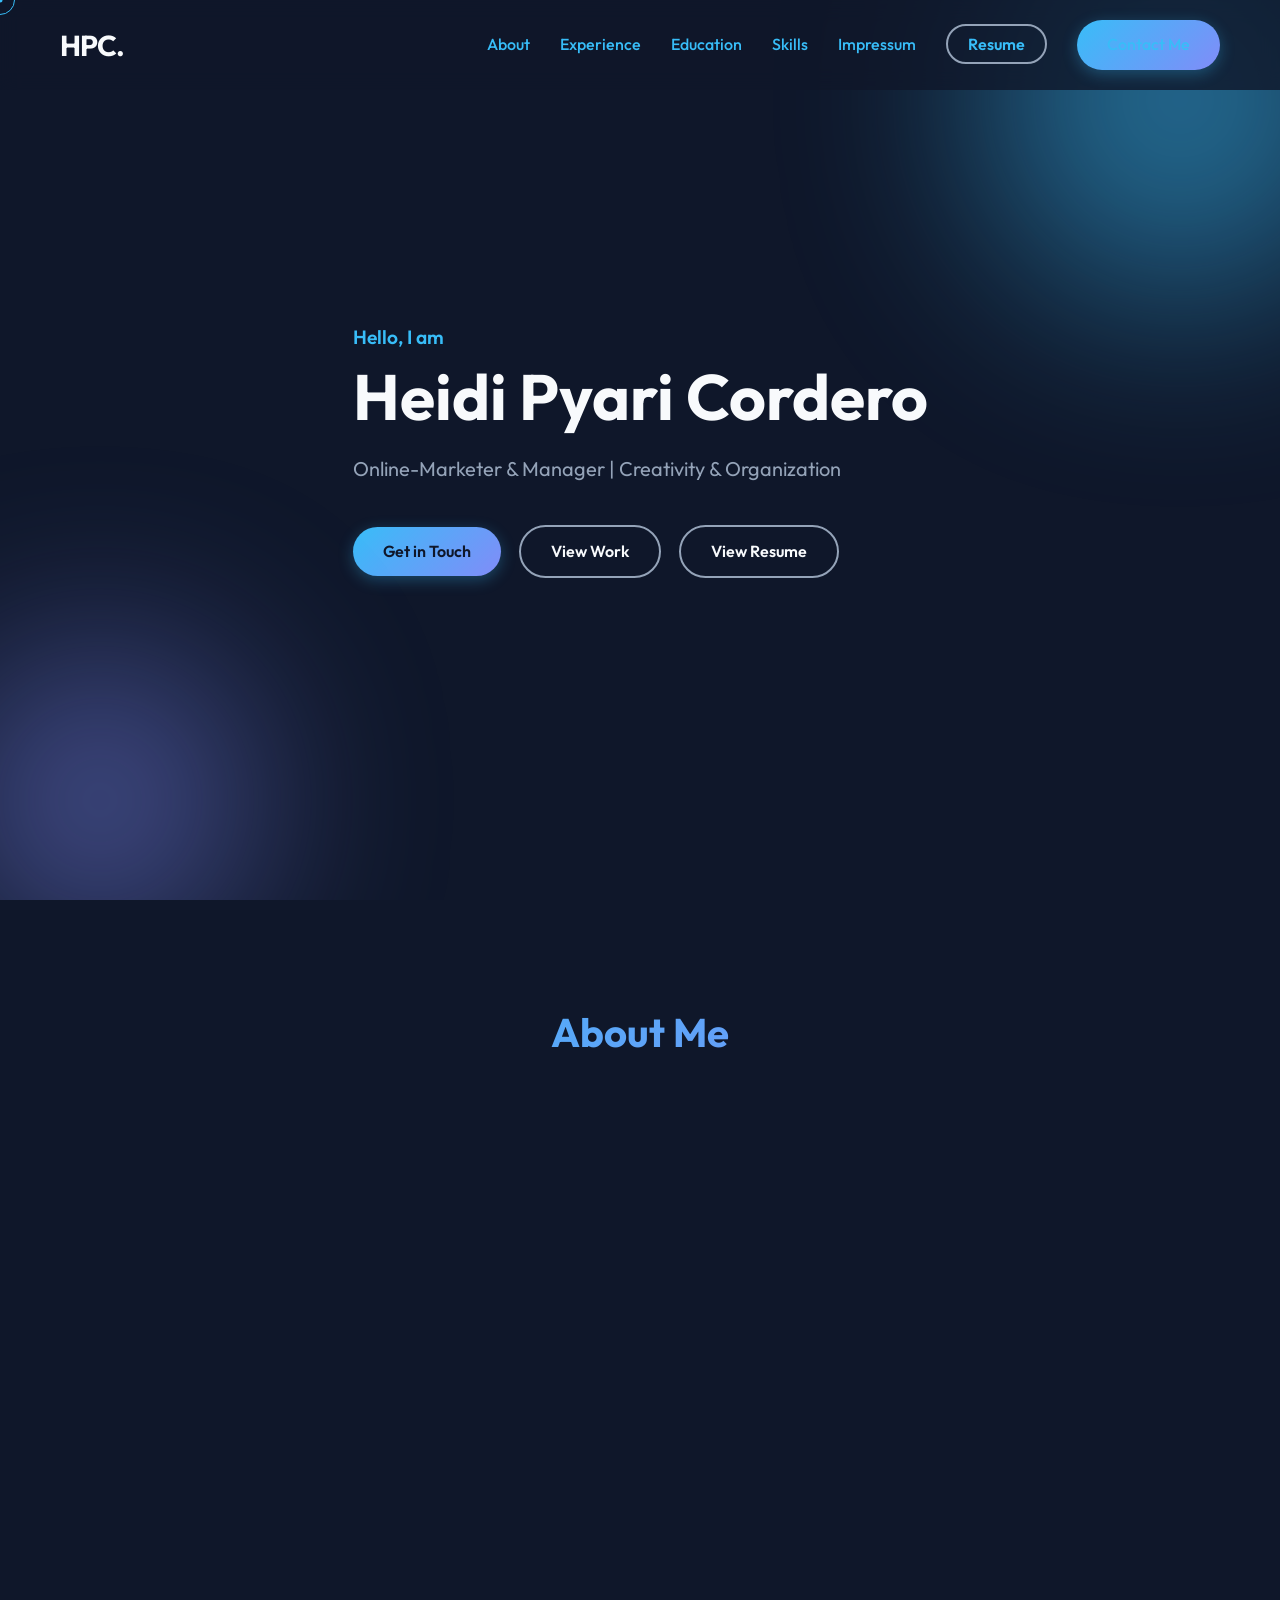
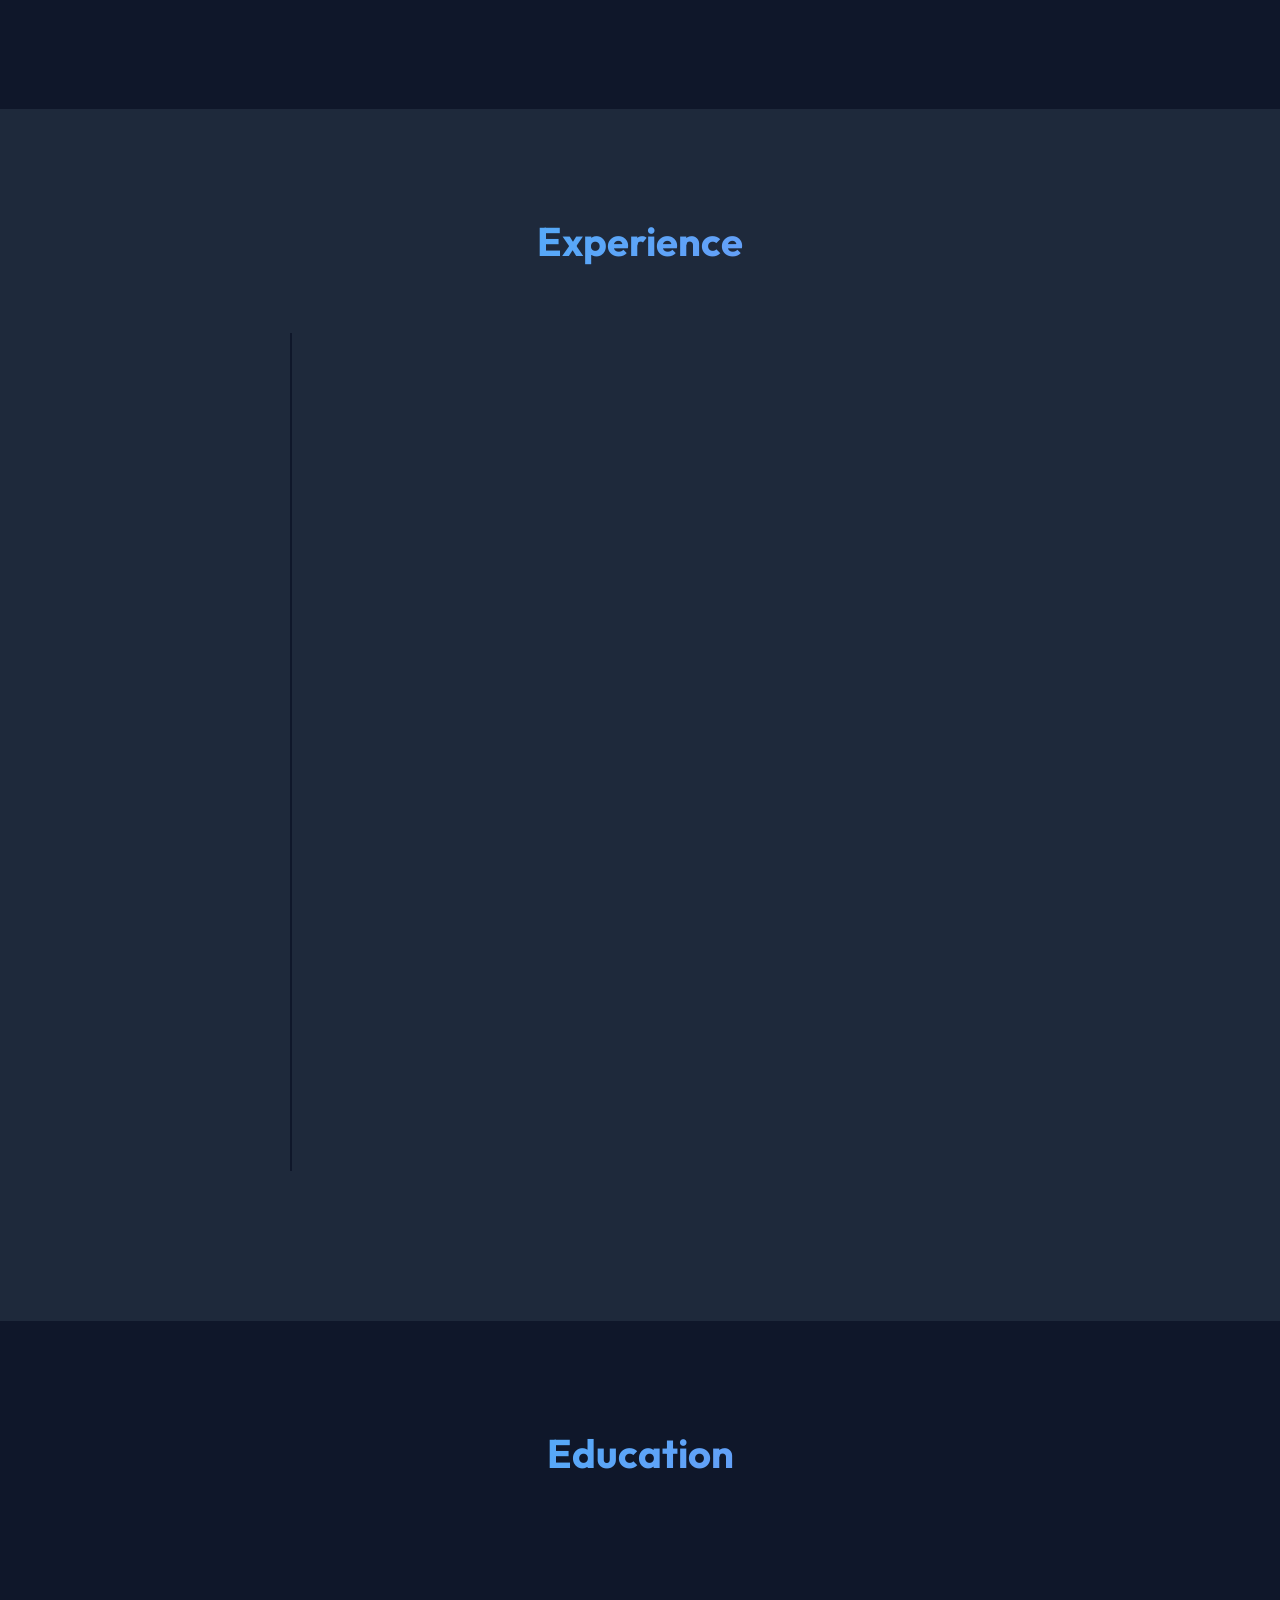
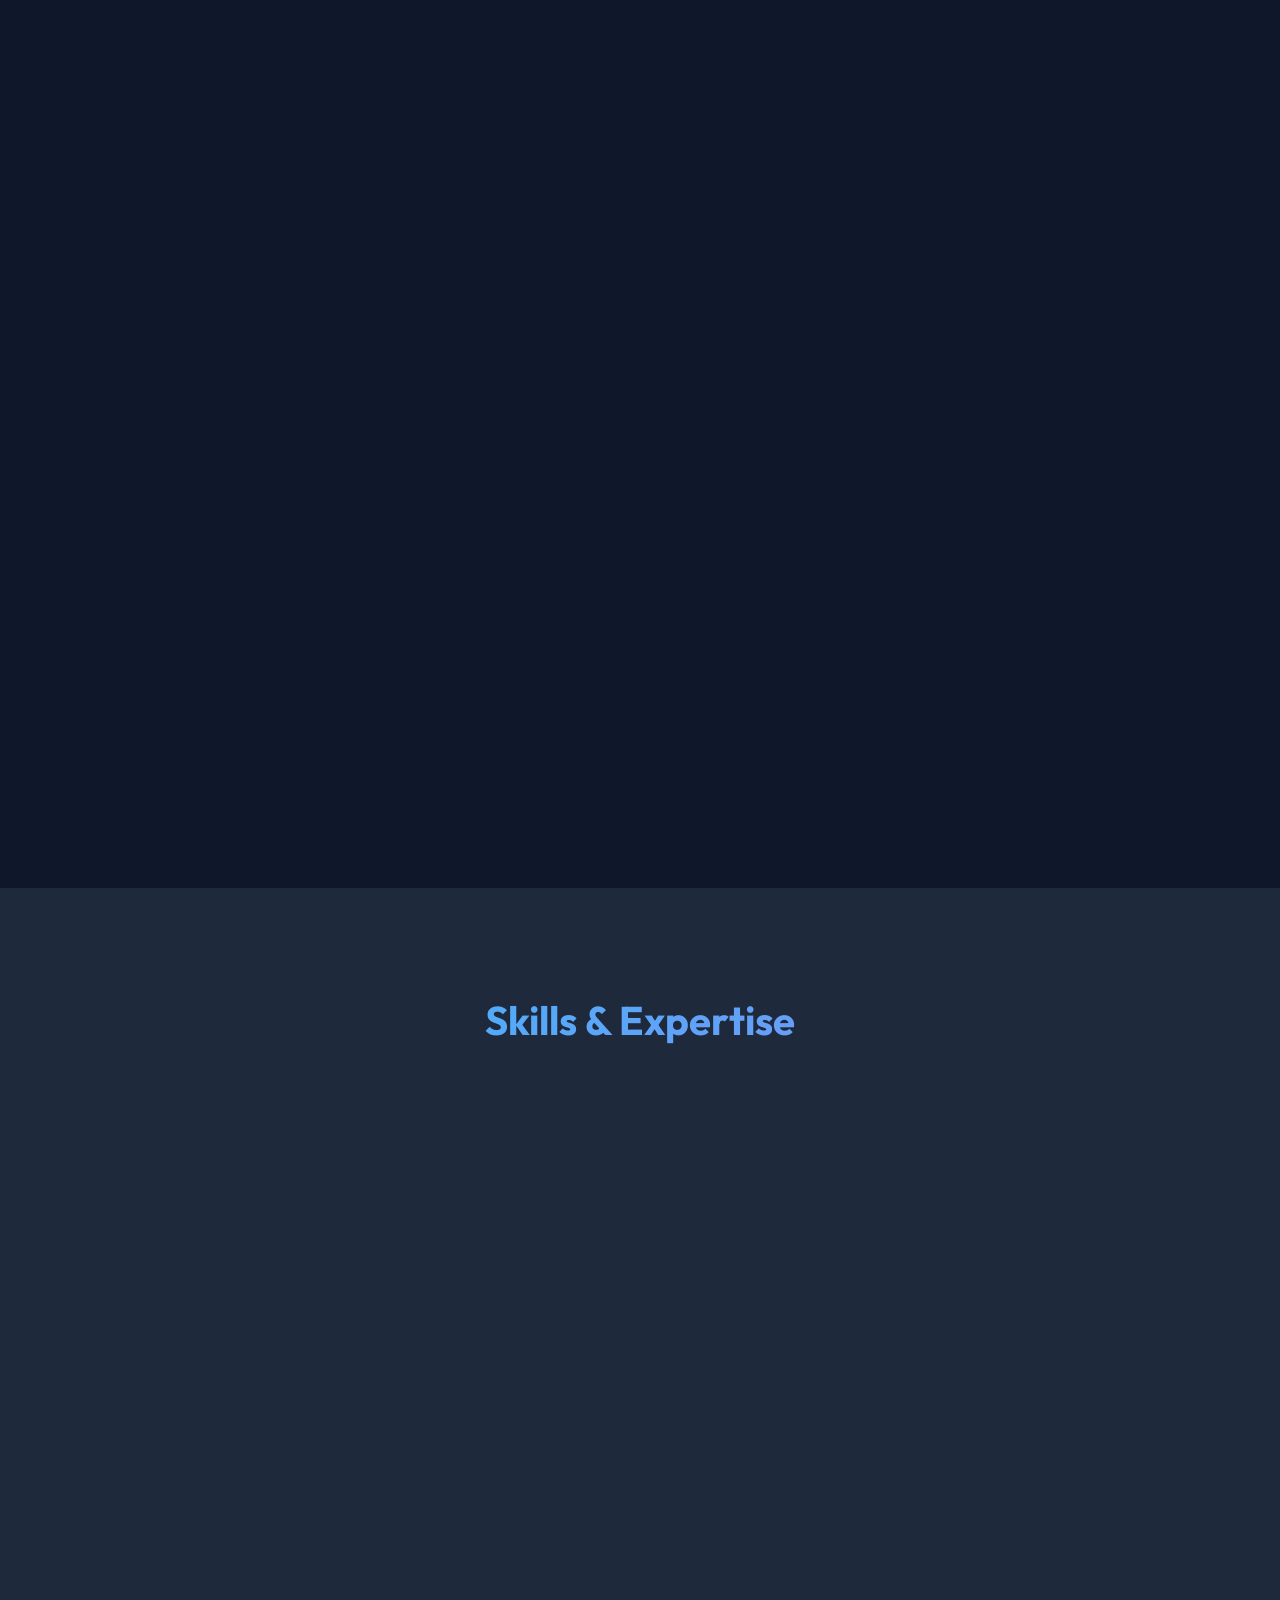
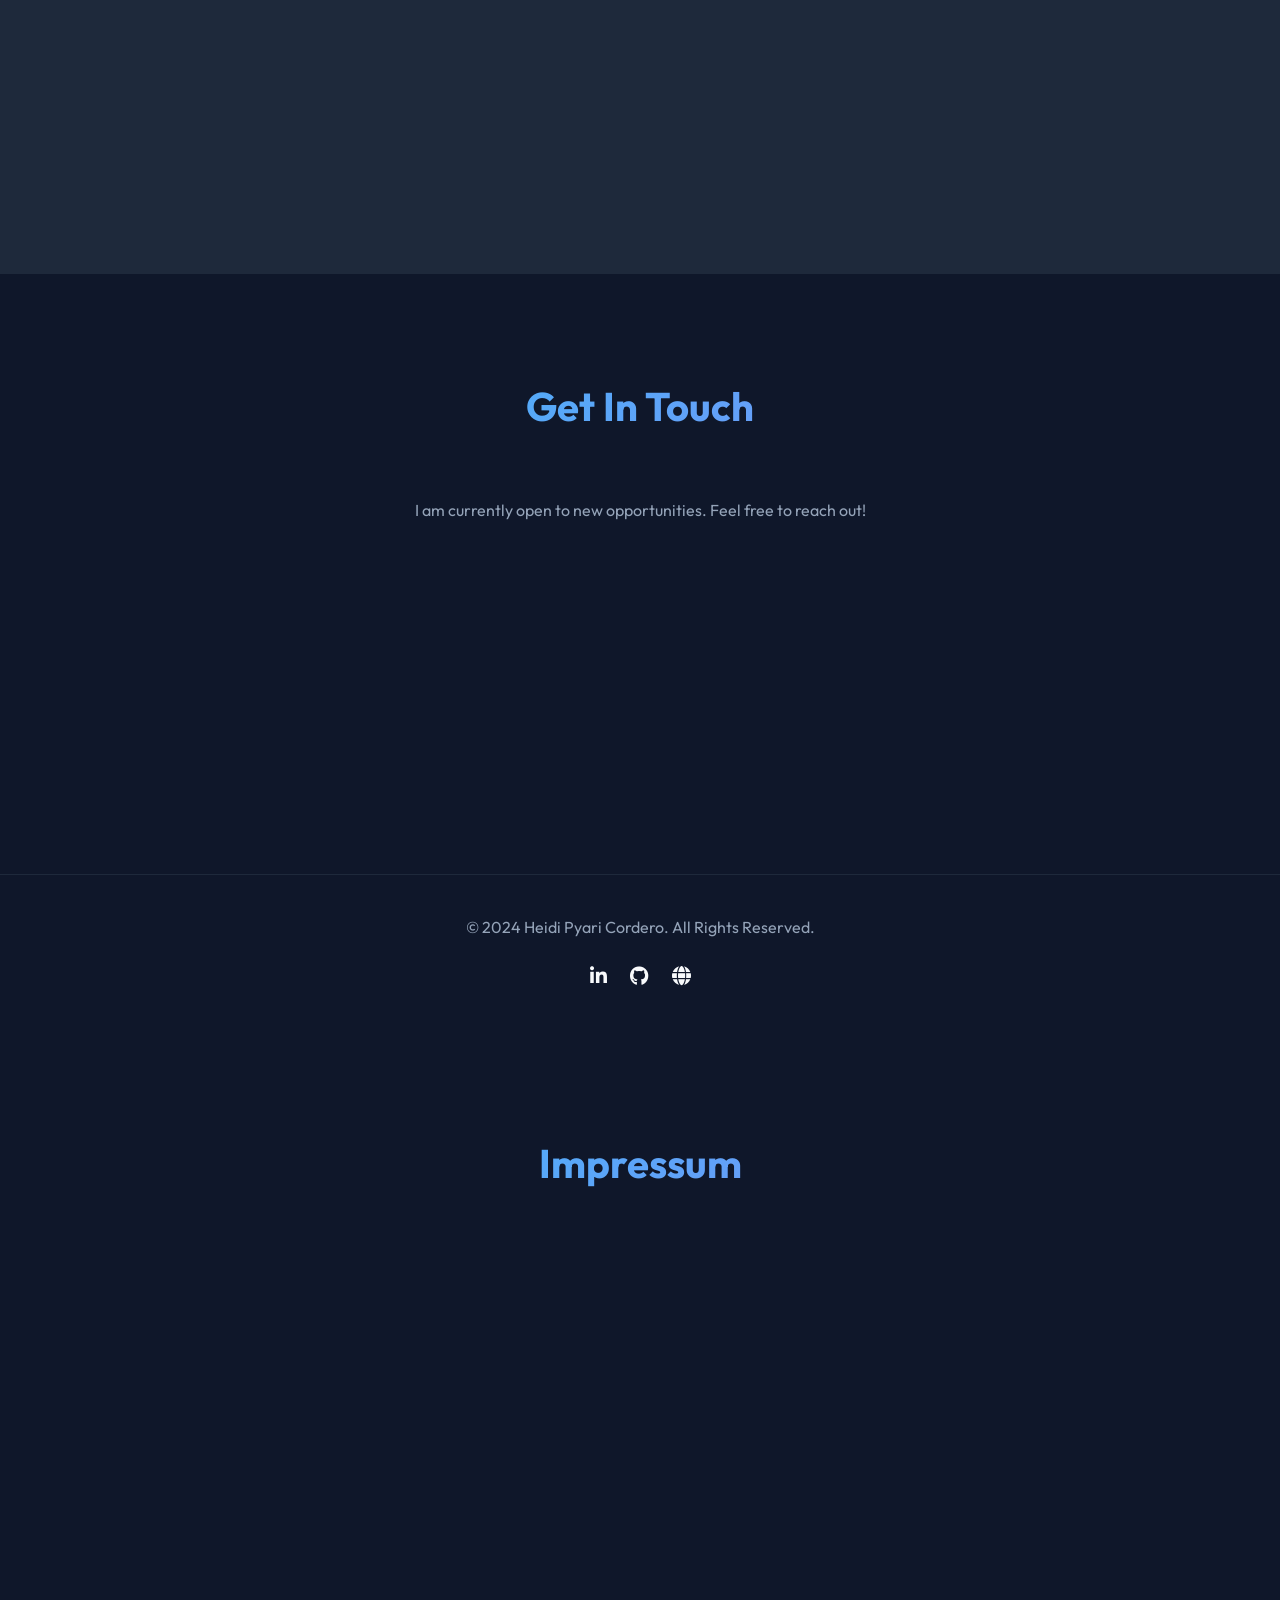
<file: index.html>
<!DOCTYPE html>
<html lang="en">

<head>
    <meta charset="UTF-8">
    <meta name="viewport" content="width=device-width, initial-scale=1.0">
    <title>Heidi Pyari Cordero | Portfolio</title>
    <meta name="description"
        content="Portfolio of Heidi Pyari Cordero - Online-Marketer & Manager based in Hamburg, Germany.">

    <!-- Fonts -->
    <link rel="preconnect" href="https://fonts.googleapis.com">
    <link rel="preconnect" href="https://fonts.gstatic.com" crossorigin>
    <link
        href="https://fonts.googleapis.com/css2?family=Outfit:wght@300;400;600;700&family=Playfair+Display:ital,wght@0,400;0,700;1,400&display=swap"
        rel="stylesheet">

    <!-- Styles -->
    <link rel="stylesheet" href="styles.css">

    <!-- Icons -->
    <link rel="stylesheet" href="https://cdnjs.cloudflare.com/ajax/libs/font-awesome/6.4.0/css/all.min.css">
</head>

<body>
    <div class="cursor-dot"></div>
    <div class="cursor-outline"></div>

    <nav class="navbar">
        <div class="container">
            <a href="#" class="logo">HPC.</a>
            <ul class="nav-links">
                <li><a href="#about">About</a></li>
                <li><a href="#experience">Experience</a></li>
                <li><a href="#education">Education</a></li>
                <li><a href="#skills">Skills</a></li>
                <li><a href="#impressum">Impressum</a></li>
                <li><a href="resume-en.html" target="_blank" class="btn-outline">Resume</a></li>
                <li><a href="#contact" class="btn-primary">Contact Me</a></li>
            </ul>
            <div class="hamburger">
                <span></span>
                <span></span>
                <span></span>
            </div>
        </div>
    </nav>

    <header class="hero" id="home">
        <div class="container hero-content">
            <div class="hero-text fade-in-up">
                <span class="greeting">Hello, I am</span>
                <h1>Heidi Pyari Cordero</h1>
                <p class="subtitle">Online-Marketer & Manager | Creativity & Organization</p>
                <div class="hero-btns">
                    <a href="#contact" class="btn-primary">Get in Touch</a>
                    <a href="#experience" class="btn-secondary">View Work</a>
                    <a href="resume-en.html" target="_blank" class="btn-secondary">View Resume</a>
                </div>
            </div>
            <!-- Decorative Elements -->
            <div class="hero-shape shape-1"></div>
            <div class="hero-shape shape-2"></div>
        </div>
    </header>

    <section id="about" class="section">
        <div class="container">
            <h2 class="section-title">About Me</h2>
            <div class="about-grid">
                <div class="about-image reveal">
                    <img src="Aragon-Headshot-Heidi-Cordero-2026-04-08-35.jpeg" alt="Heidi Pyari Cordero" class="profile-img">
                </div>
                <div class="about-text reveal">
                    <h3>Versatile & Motivated</h3>
                    <p>
                        I am a versatile Online-Marketer and Manager based in Hamburg, Germany, with a background spanning
                        media design, medical cosmetics, and the arts.
                        I bring a unique blend of creativity and organizational expertise to my work.
                    </p>
                    <p>
                        Fluent in German (Native) and English (Business Proficient), I excel in both collaborative and
                        independent environments.
                        My passion lies in continuous learning and driving professional growth within dynamic teams.
                    </p>
                    <div class="stats">
                        <div class="stat-item">
                            <span class="stat-number">10+</span>
                            <span class="stat-label">Years Experience</span>
                        </div>
                        <div class="stat-item">
                            <span class="stat-number">4+</span>
                            <span class="stat-label">Key Industries</span>
                        </div>
                    </div>
                </div>
            </div>
        </div>
    </section>

    <section id="experience" class="section bg-alt">
        <div class="container">
            <h2 class="section-title">Experience</h2>
            <div class="timeline">

                <div class="timeline-item reveal">
                    <div class="timeline-dot"></div>
                    <div class="timeline-date">2022 - 2023</div>
                    <div class="timeline-content">
                        <h3>Freelance & Media Projects</h3>
                        <h4>Self-Employed / Various Projects</h4>
<p>Focused on video production, media design, and social media management, including projects
                            like "Holomed-Resonance".</p>
                    </div>
                </div>

                <div class="timeline-item reveal">
                    <div class="timeline-dot"></div>
                    <div class="timeline-date">2014 - 2024</div>
                    <div class="timeline-content">
                        <h3>Praxis Management & Marketing</h3>
                        <h4>Praxis Dr. med. Renata Asmussen-Kaiser, Kiel</h4>
                        <p>Office management, marketing strategies, and customer relations management for a decade.</p>
                    </div>
                </div>

                <div class="timeline-item reveal">
<div class="timeline-dot"></div>
                    <div class="timeline-date">2018 - 2021</div>
                    <div class="timeline-content">
                        <h3>Vertrieb und Verkauf</h3>
                        <h4>oceanBASIS & Parfümerie Arja</h4>
                        <p>Vertrieb und Verkauf von Kosmetikprodukten.</p>
                    </div>
                </div>

                <div class="timeline-item reveal">
                    <div class="timeline-dot"></div>
                    <div class="timeline-date">2001 - 2014</div>
                    <div class="timeline-content">
                        <h3>Social & Educational Roles</h3>
                        <h4>Various Institutions</h4>
                        <p>Supervisor in youth welfare (AWO Kiel), Guest Lecturer, Sports Assistant, and Choreographer
                            for multiple schools.</p>
                    </div>
                </div>

            </div>
        </div>
    </section>

    <section id="education" class="section">
        <div class="container">
            <h2 class="section-title">Education</h2>
            <div class="cards-grid">

<div class="card reveal">
                    <div class="card-icon"><i class="fa-solid fa-bug"></i></div>
                    <h3>QA Engineering (Fortbildung)</h3>
                    <h4>Masterschool Institute of Technology, Berlin</h4>
                    <p class="date">Sep 2025 – May 2026</p>
                    <p>Comprehensive training in Quality Assurance, Manual & Automated Testing, and Software Development processes.</p>
                    <div class="skill-tags" style="margin-top: 15px;">
                        <span>Python</span>
                        <span>Postman</span>
                        <span>Jira</span>
                        <span>Selenium</span>
                        <span>XPath</span>
                        <span>HTML</span>
                        <span>SQL</span>
                    </div>
                    <p style="margin-top: 12px;"><a href="Heidi Cordero - QA Engineering - DE.pdf" target="_blank" style="color: #3498db;">View Certificate</a></p>
                </div>

                <div class="card reveal">
                    <div class="card-icon"><i class="fa-solid fa-laptop-code"></i></div>
                    <h3>Online-Marketing-Manager</h3>
                    <h4>Digital Career Institute, Berlin</h4>
                    <p class="date">Feb 2023 - Apr 2024</p>
                    <p>Intensive training in SEO/SEM, Social Media Marketing, E-Mail Marketing, and PR.</p>
                    <p><a href="Zertifikat_Cordero, Heidi_FbW OM 23-D01 A 2 (1).pdf" target="_blank" style="color: #3498db;">View Certificate</a></p>
                </div>

                <div class="card reveal">
                    <div class="card-icon"><i class="fa-solid fa-spa"></i></div>
                    <h3>Medical Cosmetics & Podiatry</h3>
                    <h4>Oswald-Lenck, Kiel</h4>
                    <p class="date">Aug 2013 - Aug 2014</p>
                    <p>Professional certification and training.</p>
                </div>

                <div class="card reveal">
                    <div class="card-icon"><i class="fa-solid fa-person-running"></i></div>
                    <h3>Dance & Gymnastics Teacher</h3>
                    <h4>Kieler Akademie für Gymnastik und Tanz</h4>
                    <p class="date">Aug 1996 - Aug 1999</p>
                    <p>Professional training and certification.</p>
                </div>

            </div>
        </div>
    </section>

    <section id="skills" class="section bg-alt">
        <div class="container">
            <h2 class="section-title">Skills & Expertise</h2>
            <div class="skills-wrapper reveal">

<div class="skill-category">
                    <h3>Development & Data</h3>
                    <div class="skill-tags">
                        <span>Python</span>
                        <span>Java</span>
                        <span>HTML</span>
                        <span>CSS</span>
                        <span>SQL</span>
                    </div>
                </div>

                <div class="skill-category" style="margin-top: 30px;">
                    <h3>QA Engineering</h3>
                    <div class="skill-tags">
                        <span>Postman</span>
                        <span>Jira</span>
                        <span>Selenium</span>
                        <span>XPath</span>
                        <span>Manual Testing</span>
                        <span>Automated Testing</span>
                    </div>
                </div>

<div class="skill-category" style="margin-top: 30px;">
                    <h3>Digital Marketing</h3>
                    <div class="skill-tags">
                        <span>SEO / SEA</span>
                        <span>Google Analytics</span>
                        <span>Google Ads</span>
                        <span>AHREFS</span>
                        <span>Screaming Frog</span>
                        <span>Meta Ads</span>
                        <span>Affiliate Marketing</span>
                        <span>Influencer Marketing</span>
                    </div>
                </div>

                <div class="skill-category" style="margin-top: 30px;">
                    <h3>Content & Design</h3>
                    <div class="skill-tags">
                        <span>WordPress</span>
                        <span>Canva</span>
                        <span>Adobe Photoshop</span>
                        <span>Mailchimp</span>
                        <span>Video Editing</span>
                    </div>
                </div>

<div class="skill-category" style="margin-top: 30px;">
                    <h3>Soft Skills</h3>
                    <div class="skill-tags">
                        <span>Attention to Detail</span>
                        <span>Analytical Thinking</span>
                        <span>Problem Solving</span>
                        <span>Communication</span>
                        <span>Critical Thinking</span>
                    </div>
                </div>

            </div>
        </div>
    </section>

    <section id="contact" class="section contact-section">
        <div class="container">
            <h2 class="section-title">Get In Touch</h2>
            <p class="contact-intro">I am currently open to new opportunities. Feel free to reach out!</p>

<div class="contact-content reveal">
                <div class="contact-info">
                    <a href="https://www.linkedin.com/in/heidi-pyari-cordero/" target="_blank"
                        class="contact-card">
                        <i class="fa-brands fa-linkedin"></i>
                        <span>LinkedIn Profile</span>
                    </a>
                    <a href="https://github.com/heidipyaricordero-create" target="_blank" class="contact-card">
                        <i class="fa-brands fa-github"></i>
                        <span>GitHub Profile</span>
                    </a>
                    <a href="https://heidipyaricordero.netlify.app" target="_blank" class="contact-card">
                        <i class="fa-solid fa-globe"></i>
                        <span>My Website</span>
                    </a>
                    <a href="mailto:heidi.pyari.cordero@gmail.com" class="contact-card">
                        <i class="fa-solid fa-envelope"></i>
                        <span>heidi.pyari.cordero@gmail.com</span>
                    </a>
                </div>
                <div class="linkedin-badge">
                    <div class="badge-base LI-profile-badge" data-locale="de_DE" data-size="medium" data-theme="dark" data-type="VERTICAL" data-vanity="heidi-pyari-cordero" data-version="v1"><a class="badge-base__link LI-simple-link" href="https://de.linkedin.com/in/heidi-pyari-cordero?trk=profile-badge">Heidi Pyari Cordero</a></div>
                </div>
            </div>
        </div>
    </section>

<footer class="footer">
        <div class="container">
            <p>&copy; 2024 Heidi Pyari Cordero. All Rights Reserved.</p>
            <div class="social-links">
                <a href="https://www.linkedin.com/in/heidi-pyari-cordero/" target="_blank"><i
                        class="fa-brands fa-linkedin-in"></i></a>
                <a href="https://github.com/heidipyaricordero-create" target="_blank"><i class="fa-brands fa-github"></i></a>
                <a href="https://heidipyaricordero.netlify.app" target="_blank"><i class="fa-solid fa-globe"></i></a>
            </div>
        </div>
</footer>

    <section id="impressum" class="section">
        <div class="container">
            <h2 class="section-title">Impressum</h2>
            <div class="impressum-content reveal">
                <div class="impressum-section">
                    <h3>Angaben gemäß § 5 DDG:</h3>
                    <p>Heidi Cordero<br>
                    Kl. Scäferkamp 36c<br>
                    20357 Hamburg</p>
                </div>

                <div class="impressum-section">
                    <h3>Kontakt:</h3>
                    <p>E-Mail: <a href="mailto:heidi.pyari.cordero@gmail.com">heidi.pyari.cordero@gmail.com</a></p>
                </div>

                <div class="impressum-section">
                    <h3>Verantwortlich für den Inhalt nach § 18 Abs. 2 MStV:</h3>
                    <p>Heidi Pyari Cordero<br>
                    (Anschrift wie oben)</p>
                </div>

                <div class="impressum-section">
                    <h3>Datenschutzerklärung (Kurzfassung)</h3>
                    <div class="privacy-content">
                        <h4>1. Datenschutz auf einen Blick</h4>
                        <p>Ich freue mich über Ihr Interesse an meinem Portfolio. Der Schutz Ihrer persönlichen Daten ist mir wichtig.</p>
                        
                        <h4>2. Hosting</h4>
                        <p>Meine Website wird bei Netlify (Netlify, Inc., 44 Montgomery Street, Suite 300, San Francisco, CA 94104, USA) gehostet. Netlify erfasst Log-Daten (IP-Adresse, Browsertyp, Zeitstempel), um den Betrieb der Seite zu gewährleisten. Dies geschieht auf Grundlage meines berechtigten Interesses gemäß Art. 6 Abs. 1 lit. f DSGVO.</p>
                        
                        <h4>3. Ihre Rechte</h4>
                        <p>Sie haben das Recht auf Auskunft, Berichtigung oder Löschung Ihrer Daten. Kontaktieren Sie mich dazu einfach unter der im Impressum angegebenen E-Mail-Adresse.</p>
                    </div>
                </div>
            </div>
        </div>
    </section>

    <script src="script.js"></script>
    <script src="https://platform.linkedin.com/badges/js/profile.js" async defer type="text/javascript"></script>
</body>

</html>
</file>
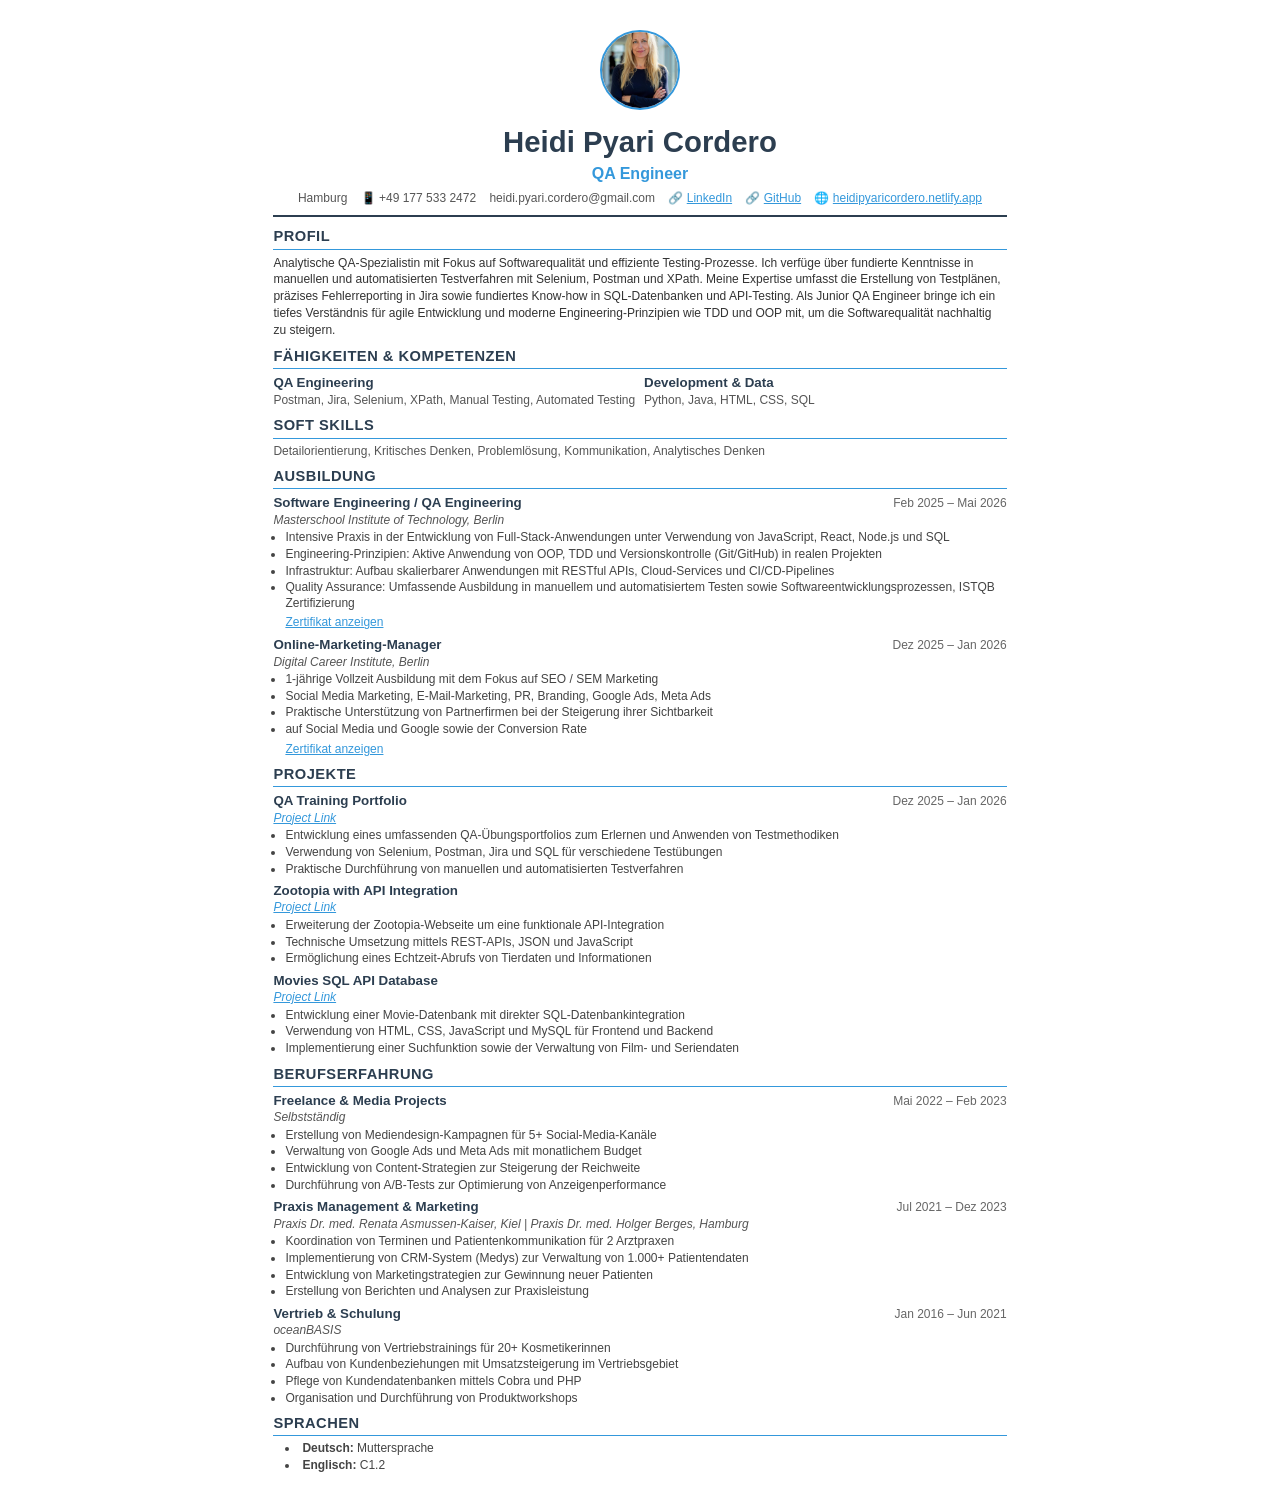
<file: lebenslauf.html>
<!DOCTYPE html>
<html lang="en">
<head>
    <meta charset="UTF-8">
    <meta name="viewport" content="width=device-width, initial-scale=1.0">
    <title>Lebenslauf - Heidi Pyari Cordero</title>
    <style>
        @page {
            size: A4;
            margin: 8mm;
            @top-left { content: ""; }
            @top-right { content: ""; }
            @bottom-left { content: ""; }
            @bottom-right { content: ""; }
        }

        * {
            margin: 0;
            padding: 0;
            box-sizing: border-box;
        }

        body {
            font-family: 'Segoe UI', Tahoma, Geneva, Verdana, sans-serif;
            font-size: 10pt;
            line-height: 1.3;
            color: #333;
            max-width: 210mm;
            margin: 0 auto;
            padding: 8mm;
            background: white;
        }

        @media print {
            body {
                padding: 8mm;
                max-width: 100%;
                font-size: 10pt;
                line-height: 1.3;
            }
            .no-print {
                display: none;
            }
            .page-break {
                page-break-after: always;
            }
        }

        .header {
            text-align: center;
            margin-bottom: 10px;
            padding-bottom: 8px;
            border-bottom: 2px solid #2c3e50;
        }

        .header img {
            width: 80px;
            height: 80px;
            border-radius: 50%;
            object-fit: cover;
            border: 2px solid #3498db;
            margin-bottom: 8px;
        }

        .header h1 {
            font-size: 22pt;
            color: #2c3e50;
            margin-bottom: 3px;
        }

        .header .title {
            font-size: 12pt;
            color: #3498db;
            margin-bottom: 5px;
            font-weight: bold;
        }

        .contact-info {
            font-size: 9pt;
            color: #555;
            line-height: 1.5;
        }

        .contact-info span {
            margin: 0 5px;
        }

        .section {
            margin-bottom: 8px;
        }

        .section-title {
            font-size: 11pt;
            color: #2c3e50;
            border-bottom: 1px solid #3498db;
            padding-bottom: 2px;
            margin-bottom: 5px;
            text-transform: uppercase;
            letter-spacing: 0.5px;
            font-weight: bold;
        }

        .entry {
            margin-bottom: 5px;
        }

        .entry-header {
            display: flex;
            justify-content: space-between;
            align-items: baseline;
            margin-bottom: 1px;
        }

        .entry-title {
            font-weight: bold;
            font-size: 10pt;
            color: #2c3e50;
        }

        .entry-date {
            font-size: 9pt;
            color: #666;
        }

        .entry-subtitle {
            font-style: italic;
            color: #555;
            margin-bottom: 2px;
            font-size: 9pt;
        }

        .entry-description {
            font-size: 9pt;
            color: #444;
            margin-left: 12px;
        }

        .entry-description li {
            margin-bottom: 1px;
        }

        .skills-grid {
            display: grid;
            grid-template-columns: repeat(2, 1fr);
            gap: 8px;
        }

        .skill-category h4 {
            font-size: 10pt;
            color: #2c3e50;
            margin-bottom: 2px;
            font-weight: bold;
        }

        .skill-tags {
            font-size: 9pt;
            color: #555;
            line-height: 1.3;
        }

        .print-btn, .download-btn {
            display: none;
        }

        .page-break {
            page-break-before: always;
            break-before: always;
        }

        @media print {
            .no-print {
                display: none !important;
            }
        }
    </style>
</head>
<body>
    <!-- Header -->
    <div class="header">
        <img src="Aragon-Headshot-Heidi-Cordero-2026-04-08-35.jpeg" alt="Heidi Pyari Cordero">
        <h1>Heidi Pyari Cordero</h1>
        <div class="title">QA Engineer</div>
        <div class="contact-info">
            <span>Hamburg</span>
            <span>📱 +49 177 533 2472</span>
            <span>heidi.pyari.cordero@gmail.com</span>
            <span>🔗 <a href="https://www.linkedin.com/in/heidi-pyari-cordero/" target="_blank" style="color: #3498db;">LinkedIn</a></span>
            <span>🔗 <a href="https://github.com/heidipyaricordero-create" target="_blank" style="color: #3498db;">GitHub</a></span>
            <span>🌐 <a href="https://heidipyaricordero.netlify.app" target="_blank" style="color: #3498db;">heidipyaricordero.netlify.app</a></span>
        </div>
    </div>

    <!-- Profil -->
    <div class="section">
        <h2 class="section-title">PROFIL</h2>
        <p style="font-size: 9pt; line-height: 1.4;">Analytische QA-Spezialistin mit Fokus auf Softwarequalität und effiziente Testing-Prozesse. Ich verfüge über fundierte Kenntnisse in manuellen und automatisierten Testverfahren mit Selenium, Postman und XPath. Meine Expertise umfasst die Erstellung von Testplänen, präzises Fehlerreporting in Jira sowie fundiertes Know-how in SQL-Datenbanken und API-Testing. Als Junior QA Engineer bringe ich ein tiefes Verständnis für agile Entwicklung und moderne Engineering-Prinzipien wie TDD und OOP mit, um die Softwarequalität nachhaltig zu steigern.</p>
    </div>

    <!-- Fähigkeiten -->
    <div class="section">
        <h2 class="section-title">FÄHIGKEITEN & KOMPETENZEN</h2>
        
        <div class="skills-grid">
            <div class="skill-category">
                <h4>QA Engineering</h4>
                <div class="skill-tags">Postman, Jira, Selenium, XPath, Manual Testing, Automated Testing</div>
            </div>
            
            <div class="skill-category">
                <h4>Development & Data</h4>
                <div class="skill-tags">Python, Java, HTML, CSS, SQL</div>
            </div>
        </div>
    </div>

    <!-- Soft Skills -->
    <div class="section">
        <h2 class="section-title">Soft Skills</h2>
        <div class="skill-tags">Detailorientierung, Kritisches Denken, Problemlösung, Kommunikation, Analytisches Denken</div>
    </div>

    <!-- Ausbildung -->
    <div class="section">
        <h2 class="section-title">AUSBILDUNG</h2>
        
        <div class="entry">
            <div class="entry-header">
                <span class="entry-title">Software Engineering / QA Engineering</span>
                <span class="entry-date">Feb 2025 – Mai 2026</span>
            </div>
            <div class="entry-subtitle">Masterschool Institute of Technology, Berlin</div>
            <ul class="entry-description">
                <li>Intensive Praxis in der Entwicklung von Full-Stack-Anwendungen unter Verwendung von JavaScript, React, Node.js und SQL</li>
                <li>Engineering-Prinzipien: Aktive Anwendung von OOP, TDD und Versionskontrolle (Git/GitHub) in realen Projekten</li>
                <li>Infrastruktur: Aufbau skalierbarer Anwendungen mit RESTful APIs, Cloud-Services und CI/CD-Pipelines</li>
                <li>Quality Assurance: Umfassende Ausbildung in manuellem und automatisiertem Testen sowie Softwareentwicklungsprozessen, ISTQB Zertifizierung</li>
            </ul>
            <div class="entry-description" style="margin-top: 4px;">
                <a href="Heidi Cordero - QA Engineering - DE.pdf" target="_blank" style="color: #3498db;">Zertifikat anzeigen</a>
            </div>
        </div>

        <div class="entry">
            <div class="entry-header">
                <span class="entry-title">Online-Marketing-Manager</span>
                <span class="entry-date">Dez 2025 – Jan 2026</span>
            </div>
            <div class="entry-subtitle">Digital Career Institute, Berlin</div>
            <ul class="entry-description">
                <li>1-jährige Vollzeit Ausbildung mit dem Fokus auf SEO / SEM Marketing</li>
                <li>Social Media Marketing, E-Mail-Marketing, PR, Branding, Google Ads, Meta Ads</li>
                <li>Praktische Unterstützung von Partnerfirmen bei der Steigerung ihrer Sichtbarkeit</li>
                <li>auf Social Media und Google sowie der Conversion Rate</li>
            </ul>
            <div class="entry-description" style="margin-top: 4px;">
                <a href="Zertifikat_Cordero, Heidi_FbW OM 23-D01 A 2 (1).pdf" target="_blank" style="color: #3498db;">Zertifikat anzeigen</a>
            </div>
        </div>
    </div>

    <!-- Projekte -->
    <div class="section" style="page-break-before: always;">
        <h2 class="section-title">PROJEKTE</h2>
        
        <div class="entry">
            <div class="entry-header">
                <span class="entry-title">QA Training Portfolio</span>
                <span class="entry-date">Dez 2025 – Jan 2026</span>
            </div>
            <div class="entry-subtitle">
                <a href="https://github.com/heidipyaricordero-create/QA-Training-Portfolio" target="_blank" style="color: #3498db;">Project Link</a>
            </div>
            <ul class="entry-description">
                <li>Entwicklung eines umfassenden QA-Übungsportfolios zum Erlernen und Anwenden von Testmethodiken</li>
                <li>Verwendung von Selenium, Postman, Jira und SQL für verschiedene Testübungen</li>
                <li>Praktische Durchführung von manuellen und automatisierten Testverfahren</li>
            </ul>
        </div>

        <div class="entry">
            <div class="entry-header">
                <span class="entry-title">Zootopia with API Integration</span>
            </div>
            <div class="entry-subtitle">
                <a href="https://github.com/heidipyaricordero-create/zootopiawithapi" target="_blank" style="color: #3498db;">Project Link</a>
            </div>
            <ul class="entry-description">
                <li>Erweiterung der Zootopia-Webseite um eine funktionale API-Integration</li>
                <li>Technische Umsetzung mittels REST-APIs, JSON und JavaScript</li>
                <li>Ermöglichung eines Echtzeit-Abrufs von Tierdaten und Informationen</li>
            </ul>
        </div>

        <div class="entry">
            <div class="entry-header">
                <span class="entry-title">Movies SQL API Database</span>
            </div>
            <div class="entry-subtitle">
                <a href="https://github.com/heidipyaricordero-create/MoviesSQLAPIHTML" target="_blank" style="color: #3498db;">Project Link</a>
            </div>
            <ul class="entry-description">
                <li>Entwicklung einer Movie-Datenbank mit direkter SQL-Datenbankintegration</li>
                <li>Verwendung von HTML, CSS, JavaScript und MySQL für Frontend und Backend</li>
                <li>Implementierung einer Suchfunktion sowie der Verwaltung von Film- und Seriendaten</li>
            </ul>
        </div>
    </div>

    <!-- Berufserfahrung -->
    <div class="section">
        <h2 class="section-title">BERUFSERFAHRUNG</h2>
        
        <div class="entry">
            <div class="entry-header">
                <span class="entry-title">Freelance & Media Projects</span>
                <span class="entry-date">Mai 2022 – Feb 2023</span>
            </div>
            <div class="entry-subtitle">Selbstständig</div>
            <ul class="entry-description">
                <li>Erstellung von Mediendesign-Kampagnen für 5+ Social-Media-Kanäle</li>
                <li>Verwaltung von Google Ads und Meta Ads mit monatlichem Budget</li>
                <li>Entwicklung von Content-Strategien zur Steigerung der Reichweite</li>
                <li>Durchführung von A/B-Tests zur Optimierung von Anzeigenperformance</li>
            </ul>
        </div>

        <div class="entry">
            <div class="entry-header">
                <span class="entry-title">Praxis Management & Marketing</span>
                <span class="entry-date">Jul 2021 – Dez 2023</span>
            </div>
            <div class="entry-subtitle">Praxis Dr. med. Renata Asmussen-Kaiser, Kiel | Praxis Dr. med. Holger Berges, Hamburg</div>
            <ul class="entry-description">
                <li>Koordination von Terminen und Patientenkommunikation für 2 Arztpraxen</li>
                <li>Implementierung von CRM-System (Medys) zur Verwaltung von 1.000+ Patientendaten</li>
                <li>Entwicklung von Marketingstrategien zur Gewinnung neuer Patienten</li>
                <li>Erstellung von Berichten und Analysen zur Praxisleistung</li>
            </ul>
        </div>

        <div class="entry">
            <div class="entry-header">
                <span class="entry-title">Vertrieb & Schulung</span>
                <span class="entry-date">Jan 2016 – Jun 2021</span>
            </div>
            <div class="entry-subtitle">oceanBASIS</div>
            <ul class="entry-description">
                <li>Durchführung von Vertriebstrainings für 20+ Kosmetikerinnen</li>
                <li>Aufbau von Kundenbeziehungen mit Umsatzsteigerung im Vertriebsgebiet</li>
                <li>Pflege von Kundendatenbanken mittels Cobra und PHP</li>
                <li>Organisation und Durchführung von Produktworkshops</li>
            </ul>
        </div>
    </div>

    <!-- Sprachen -->
    <div class="section">
        <h2 class="section-title">SPRACHEN</h2>
        <div class="entry-description">
            <li><strong>Deutsch:</strong> Muttersprache</li>
            <li><strong>Englisch:</strong> C1.2</li>
        </div>
    </div>

</body>
</html>
</file>
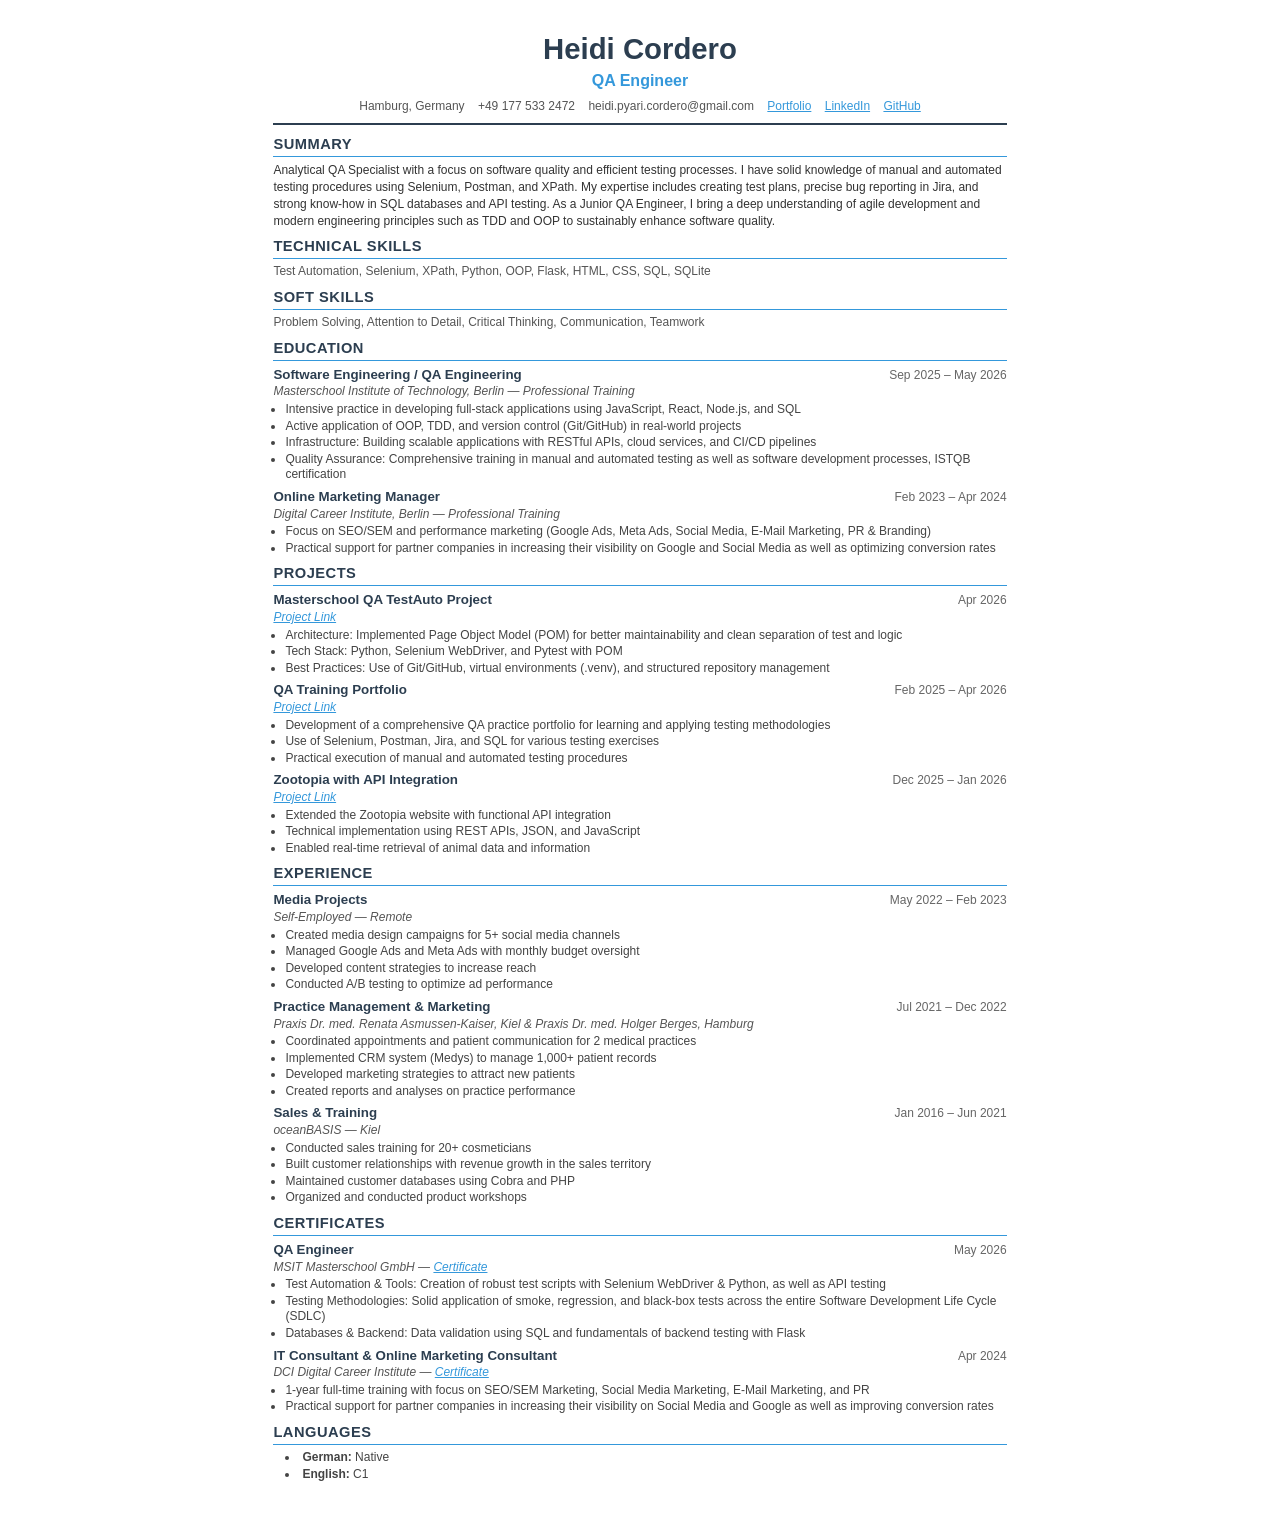
<file: resume-en.html>
<!DOCTYPE html>
<html lang="en">
<head>
    <meta charset="UTF-8">
    <meta name="viewport" content="width=device-width, initial-scale=1.0">
    <title>Resume - Heidi Pyari Cordero</title>
    <style>
        @page {
            size: A4;
            margin: 8mm;
            @top-left { content: ""; }
            @top-right { content: ""; }
            @bottom-left { content: ""; }
            @bottom-right { content: ""; }
        }

        * {
            margin: 0;
            padding: 0;
            box-sizing: border-box;
        }

        body {
            font-family: 'Segoe UI', Tahoma, Geneva, Verdana, sans-serif;
            font-size: 10pt;
            line-height: 1.3;
            color: #333;
            max-width: 210mm;
            margin: 0 auto;
            padding: 8mm;
            background: white;
        }

        @media print {
            body {
                padding: 8mm;
                max-width: 100%;
                font-size: 10pt;
                line-height: 1.3;
            }
            .no-print {
                display: none;
            }
            .page-break {
                page-break-after: always;
            }
        }

        .header {
            text-align: center;
            margin-bottom: 10px;
            padding-bottom: 8px;
            border-bottom: 2px solid #2c3e50;
        }

        .header h1 {
            font-size: 22pt;
            color: #2c3e50;
            margin-bottom: 3px;
        }

        .header .title {
            font-size: 12pt;
            color: #3498db;
            margin-bottom: 5px;
            font-weight: bold;
        }

        .contact-info {
            font-size: 9pt;
            color: #555;
            line-height: 1.5;
        }

        .contact-info span {
            margin: 0 5px;
        }

        .section {
            margin-bottom: 8px;
        }

        .section-title {
            font-size: 11pt;
            color: #2c3e50;
            border-bottom: 1px solid #3498db;
            padding-bottom: 2px;
            margin-bottom: 5px;
            text-transform: uppercase;
            letter-spacing: 0.5px;
            font-weight: bold;
        }

        .entry {
            margin-bottom: 5px;
        }

        .entry-header {
            display: flex;
            justify-content: space-between;
            align-items: baseline;
            margin-bottom: 1px;
        }

        .entry-title {
            font-weight: bold;
            font-size: 10pt;
            color: #2c3e50;
        }

        .entry-date {
            font-size: 9pt;
            color: #666;
        }

        .entry-subtitle {
            font-style: italic;
            color: #555;
            margin-bottom: 2px;
            font-size: 9pt;
        }

        .entry-description {
            font-size: 9pt;
            color: #444;
            margin-left: 12px;
        }

        .entry-description li {
            margin-bottom: 1px;
        }

        .skills-grid {
            display: grid;
            grid-template-columns: repeat(2, 1fr);
            gap: 8px;
        }

        .skill-category h4 {
            font-size: 10pt;
            color: #2c3e50;
            margin-bottom: 2px;
            font-weight: bold;
        }

        .skill-tags {
            font-size: 9pt;
            color: #555;
            line-height: 1.3;
        }

        .print-btn, .download-btn {
            display: none;
        }

        .page-break {
            page-break-before: always;
            break-before: always;
        }

        @media print {
            .no-print {
                display: none !important;
            }
        }
    </style>
</head>
<body>
    <!-- Header -->
    <div class="header">
        <h1>Heidi Cordero</h1>
        <div class="title">QA Engineer</div>
        <div class="contact-info">
            <span>Hamburg, Germany</span>
            <span>+49 177 533 2472</span>
            <span>heidi.pyari.cordero@gmail.com</span>
            <span><a href="https://heidipyaricordero.netlify.app" target="_blank" style="color: #3498db;">Portfolio</a></span>
            <span><a href="https://www.linkedin.com/in/heidi-pyari-cordero/" target="_blank" style="color: #3498db;">LinkedIn</a></span>
            <span><a href="https://github.com/heidipyaricordero-create" target="_blank" style="color: #3498db;">GitHub</a></span>
        </div>
    </div>

    <!-- Summary -->
    <div class="section">
        <h2 class="section-title">SUMMARY</h2>
        <p style="font-size: 9pt; line-height: 1.4;">Analytical QA Specialist with a focus on software quality and efficient testing processes. I have solid knowledge of manual and automated testing procedures using Selenium, Postman, and XPath. My expertise includes creating test plans, precise bug reporting in Jira, and strong know-how in SQL databases and API testing. As a Junior QA Engineer, I bring a deep understanding of agile development and modern engineering principles such as TDD and OOP to sustainably enhance software quality.</p>
    </div>

    <!-- Technical Skills -->
    <div class="section">
        <h2 class="section-title">TECHNICAL SKILLS</h2>
        <div class="skill-tags">Test Automation, Selenium, XPath, Python, OOP, Flask, HTML, CSS, SQL, SQLite</div>
    </div>

    <!-- Soft Skills -->
    <div class="section">
        <h2 class="section-title">SOFT SKILLS</h2>
        <div class="skill-tags">Problem Solving, Attention to Detail, Critical Thinking, Communication, Teamwork</div>
    </div>

    <!-- Education -->
    <div class="section">
        <h2 class="section-title">EDUCATION</h2>

        <div class="entry">
            <div class="entry-header">
                <span class="entry-title">Software Engineering / QA Engineering</span>
                <span class="entry-date">Sep 2025 – May 2026</span>
            </div>
            <div class="entry-subtitle">Masterschool Institute of Technology, Berlin — Professional Training</div>
            <ul class="entry-description">
                <li>Intensive practice in developing full-stack applications using JavaScript, React, Node.js, and SQL</li>
                <li>Active application of OOP, TDD, and version control (Git/GitHub) in real-world projects</li>
                <li>Infrastructure: Building scalable applications with RESTful APIs, cloud services, and CI/CD pipelines</li>
                <li>Quality Assurance: Comprehensive training in manual and automated testing as well as software development processes, ISTQB certification</li>
            </ul>
        </div>

        <div class="entry">
            <div class="entry-header">
                <span class="entry-title">Online Marketing Manager</span>
                <span class="entry-date">Feb 2023 – Apr 2024</span>
            </div>
            <div class="entry-subtitle">Digital Career Institute, Berlin — Professional Training</div>
            <ul class="entry-description">
                <li>Focus on SEO/SEM and performance marketing (Google Ads, Meta Ads, Social Media, E-Mail Marketing, PR & Branding)</li>
                <li>Practical support for partner companies in increasing their visibility on Google and Social Media as well as optimizing conversion rates</li>
            </ul>
        </div>
    </div>

    <!-- Projects -->
    <div class="section" style="page-break-before: always;">
        <h2 class="section-title">PROJECTS</h2>

        <div class="entry">
            <div class="entry-header">
                <span class="entry-title">Masterschool QA TestAuto Project</span>
                <span class="entry-date">Apr 2026</span>
            </div>
            <div class="entry-subtitle">
                <a href="https://github.com/heidipyaricordero-create" target="_blank" style="color: #3498db;">Project Link</a>
            </div>
            <ul class="entry-description">
                <li>Architecture: Implemented Page Object Model (POM) for better maintainability and clean separation of test and logic</li>
                <li>Tech Stack: Python, Selenium WebDriver, and Pytest with POM</li>
                <li>Best Practices: Use of Git/GitHub, virtual environments (.venv), and structured repository management</li>
            </ul>
        </div>

        <div class="entry">
            <div class="entry-header">
                <span class="entry-title">QA Training Portfolio</span>
                <span class="entry-date">Feb 2025 – Apr 2026</span>
            </div>
            <div class="entry-subtitle">
                <a href="https://github.com/heidipyaricordero-create/QA-Training-Portfolio" target="_blank" style="color: #3498db;">Project Link</a>
            </div>
            <ul class="entry-description">
                <li>Development of a comprehensive QA practice portfolio for learning and applying testing methodologies</li>
                <li>Use of Selenium, Postman, Jira, and SQL for various testing exercises</li>
                <li>Practical execution of manual and automated testing procedures</li>
            </ul>
        </div>

        <div class="entry">
            <div class="entry-header">
                <span class="entry-title">Zootopia with API Integration</span>
                <span class="entry-date">Dec 2025 – Jan 2026</span>
            </div>
            <div class="entry-subtitle">
                <a href="https://github.com/heidipyaricordero-create/zootopiawithapi" target="_blank" style="color: #3498db;">Project Link</a>
            </div>
            <ul class="entry-description">
                <li>Extended the Zootopia website with functional API integration</li>
                <li>Technical implementation using REST APIs, JSON, and JavaScript</li>
                <li>Enabled real-time retrieval of animal data and information</li>
            </ul>
        </div>
    </div>

    <!-- Experience -->
    <div class="section">
        <h2 class="section-title">EXPERIENCE</h2>

        <div class="entry">
            <div class="entry-header">
                <span class="entry-title">Media Projects</span>
                <span class="entry-date">May 2022 – Feb 2023</span>
            </div>
            <div class="entry-subtitle">Self-Employed — Remote</div>
            <ul class="entry-description">
                <li>Created media design campaigns for 5+ social media channels</li>
                <li>Managed Google Ads and Meta Ads with monthly budget oversight</li>
                <li>Developed content strategies to increase reach</li>
                <li>Conducted A/B testing to optimize ad performance</li>
            </ul>
        </div>

        <div class="entry">
            <div class="entry-header">
                <span class="entry-title">Practice Management & Marketing</span>
                <span class="entry-date">Jul 2021 – Dec 2022</span>
            </div>
            <div class="entry-subtitle">Praxis Dr. med. Renata Asmussen-Kaiser, Kiel & Praxis Dr. med. Holger Berges, Hamburg</div>
            <ul class="entry-description">
                <li>Coordinated appointments and patient communication for 2 medical practices</li>
                <li>Implemented CRM system (Medys) to manage 1,000+ patient records</li>
                <li>Developed marketing strategies to attract new patients</li>
                <li>Created reports and analyses on practice performance</li>
            </ul>
        </div>

        <div class="entry">
            <div class="entry-header">
                <span class="entry-title">Sales & Training</span>
                <span class="entry-date">Jan 2016 – Jun 2021</span>
            </div>
            <div class="entry-subtitle">oceanBASIS — Kiel</div>
            <ul class="entry-description">
                <li>Conducted sales training for 20+ cosmeticians</li>
                <li>Built customer relationships with revenue growth in the sales territory</li>
                <li>Maintained customer databases using Cobra and PHP</li>
                <li>Organized and conducted product workshops</li>
            </ul>
        </div>
    </div>

    <!-- Certificates -->
    <div class="section">
        <h2 class="section-title">CERTIFICATES</h2>

        <div class="entry">
            <div class="entry-header">
                <span class="entry-title">QA Engineer</span>
                <span class="entry-date">May 2026</span>
            </div>
            <div class="entry-subtitle">MSIT Masterschool GmbH — <a href="Heidi Cordero - QA Engineering - DE.pdf" target="_blank" style="color: #3498db;">Certificate</a></div>
            <ul class="entry-description">
                <li>Test Automation & Tools: Creation of robust test scripts with Selenium WebDriver & Python, as well as API testing</li>
                <li>Testing Methodologies: Solid application of smoke, regression, and black-box tests across the entire Software Development Life Cycle (SDLC)</li>
                <li>Databases & Backend: Data validation using SQL and fundamentals of backend testing with Flask</li>
            </ul>
        </div>

        <div class="entry">
            <div class="entry-header">
                <span class="entry-title">IT Consultant & Online Marketing Consultant</span>
                <span class="entry-date">Apr 2024</span>
            </div>
            <div class="entry-subtitle">DCI Digital Career Institute — <a href="Zertifikat_Cordero, Heidi_FbW OM 23-D01 A 2 (1).pdf" target="_blank" style="color: #3498db;">Certificate</a></div>
            <ul class="entry-description">
                <li>1-year full-time training with focus on SEO/SEM Marketing, Social Media Marketing, E-Mail Marketing, and PR</li>
                <li>Practical support for partner companies in increasing their visibility on Social Media and Google as well as improving conversion rates</li>
            </ul>
        </div>
    </div>

    <!-- Languages -->
    <div class="section">
        <h2 class="section-title">LANGUAGES</h2>
        <div class="entry-description">
            <li><strong>German:</strong> Native</li>
            <li><strong>English:</strong> C1</li>
        </div>
    </div>

</body>
</html>
</file>
<file: styles.css>
:root {
    --bg-color: #0f172a;
    --bg-alt: #1e293b;
    --primary: #38bdf8;
    --secondary: #818cf8;
    --text-main: #f8fafc;
    --text-muted: #94a3b8;
    --accent: #22d3ee;

    --font-heading: 'Outfit', sans-serif;
    --font-body: 'Outfit', sans-serif;

    --transition: all 0.3s ease;
    --radius: 12px;
}

* {
    margin: 0;
    padding: 0;
    box-sizing: border-box;
    scroll-behavior: smooth;
}

body {
    background-color: var(--bg-color);
    color: var(--text-main);
    font-family: var(--font-body);
    line-height: 1.6;
    overflow-x: hidden;
    cursor: none;
    /* Custom cursor */
}

/* Custom Cursor */
.cursor-dot,
.cursor-outline {
    position: fixed;
    top: 0;
    left: 0;
    transform: translate(-50%, -50%);
    border-radius: 50%;
    z-index: 9999;
    pointer-events: none;
}

.cursor-dot {
    width: 5px;
    height: 5px;
    background-color: var(--primary);
}

.cursor-outline {
    width: 30px;
    height: 30px;
    border: 1px solid var(--primary);
    transition: transform 0.1s;
}

a,
button {
    cursor: none;
    /* Hide default cursor to use custom one consistently */
}

/* Layout Utilities */
.container {
    max-width: 1200px;
    margin: 0 auto;
    padding: 0 20px;
}

.section {
    padding: 100px 0;
}

.bg-alt {
    background-color: var(--bg-alt);
}

.section-title {
    font-size: 2.5rem;
    text-align: center;
    margin-bottom: 60px;
    background: linear-gradient(135deg, var(--primary), var(--secondary));
    -webkit-background-clip: text;
    background-clip: text;
    -webkit-text-fill-color: transparent;
    font-weight: 700;
}

/* Navbar */
.navbar {
    position: fixed;
    top: 0;
    width: 100%;
    padding: 20px 0;
    backdrop-filter: blur(10px);
    background: rgba(15, 23, 42, 0.8);
    z-index: 1000;
    transition: var(--transition);
}

.navbar .container {
    display: flex;
    justify-content: space-between;
    align-items: center;
}

.logo {
    font-size: 1.8rem;
    font-weight: 700;
    color: var(--text-main);
    text-decoration: none;
    letter-spacing: -1px;
}

.nav-links {
    display: flex;
    list-style: none;
    gap: 30px;
    align-items: center;
}

.nav-links a {
    color: var(--text-muted);
    text-decoration: none;
    font-weight: 500;
    transition: var(--transition);
}

.nav-links a:hover,
.nav-links a.active {
    color: var(--primary);
}

.nav-links .btn-outline {
    padding: 8px 20px;
    border: 2px solid var(--text-muted);
    border-radius: 50px;
    color: var(--text-muted);
    font-weight: 600;
    transition: var(--transition);
}

.nav-links .btn-outline:hover {
    border-color: var(--primary);
    color: var(--primary);
}

.hamburger {
    display: none;
    cursor: pointer;
}

/* Buttons */
.btn-primary,
.btn-secondary {
    display: inline-block;
    padding: 12px 30px;
    border-radius: 50px;
    text-decoration: none;
    font-weight: 600;
    transition: var(--transition);
}

.btn-primary {
    background: linear-gradient(135deg, var(--primary), var(--secondary));
    color: var(--bg-color);
    box-shadow: 0 4px 15px rgba(56, 189, 248, 0.3);
}

.btn-primary:hover {
    transform: translateY(-2px);
    box-shadow: 0 6px 20px rgba(56, 189, 248, 0.4);
}

.btn-secondary {
    border: 2px solid var(--text-muted);
    color: var(--text-main);
    margin-left: 15px;
}

.btn-secondary:hover {
    border-color: var(--primary);
    color: var(--primary);
}

/* Hero Section */
.hero {
    height: 100vh;
    display: flex;
    align-items: center;
    position: relative;
    overflow: hidden;
    /* header.png was removed by user, reverting to clean dark theme */
}

/* ... existing styles ... */

.hero-text {
    max-width: 600px;
}

.greeting {
    color: var(--primary);
    font-weight: 600;
    font-size: 1.2rem;
    display: block;
    margin-bottom: 10px;
}

.hero h1 {
    font-size: 4rem;
    line-height: 1.1;
    margin-bottom: 20px;
    font-weight: 700;
}

.subtitle {
    font-size: 1.25rem;
    color: var(--text-muted);
    margin-bottom: 40px;
}

/* Note: decorative shapes might be less visible or needed with a background image, 
   but we can keep them for a subtle effect or remove them. 
   Let's reduce their opacity to make the text stand out more against the photo. */
.hero-shape {
    position: absolute;
    border-radius: 50%;
    filter: blur(100px);
    z-index: 1;
    opacity: 0.5;
}

.shape-1 {
    width: 400px;
    height: 400px;
    background: var(--primary);
    top: -100px;
    right: -100px;
}

.shape-2 {
    width: 300px;
    height: 300px;
    background: var(--secondary);
    bottom: -50px;
    left: -50px;
}

/* About Section */
.about-grid {
    display: grid;
    grid-template-columns: 1fr 1fr;
    gap: 50px;
    align-items: center;
}

/* Profile Image Styling */
.profile-img {
    width: 100%;
    max-width: 400px;
    height: auto;
    border-radius: var(--radius);
    border: 2px solid var(--primary);
    box-shadow: 0 10px 30px rgba(0, 0, 0, 0.5);
    transition: var(--transition);
    display: block;
    margin: 0 auto;
    object-fit: cover;
}

.profile-img:hover {
    transform: scale(1.02);
    box-shadow: 0 15px 40px rgba(56, 189, 248, 0.3);
}

/* Removed .img-placeholder as it is replaced by .profile-img, 
   but keeping the class definition doesn't hurt if we revert. */
.img-placeholder {
    width: 100%;
    height: 400px;
    background: var(--bg-alt);
    border-radius: var(--radius);
    display: flex;
    align-items: center;
    justify-content: center;
    font-size: 5rem;
    color: var(--text-muted);
    border: 1px dashed var(--text-muted);
}

.about-text h3 {
    font-size: 1.8rem;
    margin-bottom: 20px;
}

.about-text p {
    color: var(--text-muted);
    margin-bottom: 20px;
}

.highlight-text {
    border-left: 3px solid var(--primary);
    padding-left: 15px;
    font-style: italic;
    background: rgba(56, 189, 248, 0.05);
    padding: 10px;
    border-radius: 0 8px 8px 0;
}

.stats {
    display: flex;
    gap: 40px;
    margin-top: 30px;
}

.stat-item {
    display: flex;
    flex-direction: column;
}

.stat-number {
    font-size: 2.5rem;
    font-weight: 700;
    color: var(--primary);
}

.stat-label {
    font-size: 0.9rem;
    color: var(--text-muted);
}

/* Experience */
.timeline {
    position: relative;
    max-width: 800px;
    margin: 0 auto;
}

.timeline::before {
    content: '';
    position: absolute;
    left: 50px;
    top: 0;
    bottom: 0;
    width: 2px;
    background: var(--bg-color);
}

.timeline-item {
    margin-bottom: 50px;
    position: relative;
    padding-left: 80px;
}

.timeline-dot {
    position: absolute;
    left: 41px;
    top: 0;
    width: 20px;
    height: 20px;
    background: var(--primary);
    border-radius: 50%;
    border: 4px solid var(--bg-alt);
}

.timeline-date {
    font-size: 0.9rem;
    color: var(--primary);
    margin-bottom: 5px;
}

.timeline-content {
    background: var(--bg-color);
    padding: 25px;
    border-radius: var(--radius);
    transition: var(--transition);
}

.timeline-content:hover {
    transform: translateY(-5px);
    box-shadow: 0 10px 30px rgba(0, 0, 0, 0.2);
}

/* Cards (Education) */
.cards-grid {
    display: grid;
    grid-template-columns: repeat(auto-fit, minmax(300px, 1fr));
    gap: 30px;
}

.card {
    background: var(--bg-alt);
    padding: 30px;
    border-radius: var(--radius);
    transition: var(--transition);
    border: 1px solid transparent;
}

.card:hover {
    border-color: var(--primary);
    transform: translateY(-5px);
}

.card-icon {
    font-size: 2rem;
    color: var(--primary);
    margin-bottom: 20px;
}

.card .date {
    color: var(--text-muted);
    font-size: 0.9rem;
    margin: 5px 0 15px;
}

/* Skills */
.skill-category h3 {
    margin-bottom: 20px;
}

.skill-tags {
    display: flex;
    flex-wrap: wrap;
    gap: 15px;
}

.skill-tags span {
    background: rgba(56, 189, 248, 0.1);
    color: var(--primary);
    padding: 10px 20px;
    border-radius: 30px;
    font-size: 0.95rem;
    border: 1px solid rgba(56, 189, 248, 0.2);
    transition: var(--transition);
}

.skill-tags span:hover {
    background: var(--primary);
    color: var(--bg-color);
}

/* Contact */
.contact-section {
    text-align: center;
}

.contact-intro {
    max-width: 600px;
    margin: 0 auto 50px;
    color: var(--text-muted);
}

.contact-info {
    display: flex;
    justify-content: center;
    gap: 30px;
    flex-wrap: wrap;
}

.contact-card {
    background: var(--bg-alt);
    padding: 30px 50px;
    border-radius: var(--radius);
    color: var(--text-main);
    text-decoration: none;
    display: flex;
    flex-direction: column;
    align-items: center;
    gap: 15px;
    transition: var(--transition);
    border: 1px solid transparent;
}

.contact-card:hover {
    border-color: var(--primary);
    background: rgba(56, 189, 248, 0.05);
}

.contact-card i {
    font-size: 2rem;
    color: var(--primary);
}

/* LinkedIn Badge */
.linkedin-badge {
    margin-top: 40px;
    display: flex;
    justify-content: center;
}

.LI-profile-badge {
    border-radius: var(--radius);
    overflow: hidden;
}

/* Impressum */
.impressum-content {
    max-width: 800px;
    margin: 0 auto;
}

.impressum-section {
    background: var(--bg-alt);
    padding: 30px;
    border-radius: var(--radius);
    margin-bottom: 30px;
    border: 1px solid transparent;
    transition: var(--transition);
}

.impressum-section:hover {
    border-color: var(--primary);
}

.impressum-section h3 {
    color: var(--primary);
    margin-bottom: 15px;
    font-size: 1.3rem;
}

.impressum-section p {
    color: var(--text-muted);
    line-height: 1.8;
    margin-bottom: 10px;
}

.impressum-section a {
    color: var(--primary);
    text-decoration: none;
    transition: var(--transition);
}

.impressum-section a:hover {
    text-decoration: underline;
}

.privacy-content h4 {
    color: var(--secondary);
    margin: 20px 0 10px 0;
    font-size: 1.1rem;
}

.privacy-content h4:first-child {
    margin-top: 0;
}

/* Footer */
.footer {
    padding: 40px 0;
    text-align: center;
    border-top: 1px solid var(--bg-alt);
    color: var(--text-muted);
}

.social-links {
    margin-top: 20px;
}

.social-links a {
    color: var(--text-main);
    font-size: 1.2rem;
    margin: 0 10px;
    transition: var(--transition);
}

.social-links a:hover {
    color: var(--primary);
}

/* Animations */
.fade-in-up {
    animation: fadeInUp 1s ease forwards;
    opacity: 0;
    transform: translateY(30px);
}

@keyframes fadeInUp {
    to {
        opacity: 1;
        transform: translateY(0);
    }
}

.reveal {
    opacity: 0;
    transform: translateY(30px);
    transition: all 0.8s ease;
}

.reveal.active {
    opacity: 1;
    transform: translateY(0);
}

/* Responsive */
@media (max-width: 768px) {
    .container {
        padding: 0 15px;
    }

    .section {
        padding: 60px 0;
    }

    .section-title {
        font-size: 2rem;
        margin-bottom: 40px;
    }

    /* Navbar */
    .hamburger {
        display: block;
        width: 30px;
        height: 20px;
        position: relative;
    }

    .hamburger span {
        display: block;
        width: 100%;
        height: 3px;
        background: var(--text-main);
        position: absolute;
        transition: var(--transition);
    }

    .hamburger span:nth-child(1) {
        top: 0;
    }

    .hamburger span:nth-child(2) {
        top: 50%;
        transform: translateY(-50%);
    }

    .hamburger span:nth-child(3) {
        bottom: 0;
    }

    .nav-links {
        display: none;
        position: absolute;
        top: 100%;
        left: 0;
        width: 100%;
        background: rgba(15, 23, 42, 0.95);
        backdrop-filter: blur(10px);
        flex-direction: column;
        padding: 20px 0;
        gap: 15px;
    }

    .nav-links.active {
        display: flex;
    }

    /* Hero */
    .hero h1 {
        font-size: 2.5rem;
        line-height: 1.2;
    }

    .subtitle {
        font-size: 1.1rem;
    }

    .hero-btns {
        display: flex;
        flex-direction: column;
        gap: 15px;
    }

    .btn-secondary {
        margin-left: 0;
    }

    /* About */
    .about-grid {
        grid-template-columns: 1fr;
        gap: 30px;
    }

    .stats {
        gap: 20px;
    }

    .stat-number {
        font-size: 2rem;
    }

    /* Timeline */
    .timeline::before {
        left: 20px;
    }

    .timeline-item {
        padding-left: 50px;
    }

    .timeline-dot {
        left: 11px;
    }

    .timeline-content {
        padding: 20px;
    }

    /* Cards */
    .cards-grid {
        grid-template-columns: 1fr;
        gap: 20px;
    }

    .card {
        padding: 25px;
    }

    /* Skills */
    .skill-tags {
        gap: 10px;
    }

    .skill-tags span {
        padding: 8px 16px;
        font-size: 0.9rem;
    }

    /* Contact */
    .contact-info {
        flex-direction: column;
        align-items: center;
    }

    .contact-card {
        width: 100%;
        max-width: 300px;
        padding: 25px 30px;
    }

    /* About Image Mobile */
    .about-image {
        order: -1;
    }

    .profile-img {
        max-width: 300px;
    }

    /* Custom cursor - hide on mobile */
    .cursor-dot,
    .cursor-outline {
        display: none;
    }

    body {
        cursor: auto;
    }

    a,
    button {
        cursor: auto;
    }
}

@media (max-width: 480px) {
    .hero h1 {
        font-size: 2rem;
    }

    .greeting {
        font-size: 1rem;
    }

    .subtitle {
        font-size: 1rem;
    }

    .section-title {
        font-size: 1.8rem;
    }

    .btn-primary,
    .btn-secondary {
        padding: 10px 25px;
        font-size: 0.9rem;
    }

    .timeline-content {
        padding: 15px;
    }

    .card {
        padding: 20px;
    }

    .contact-card {
        padding: 20px 25px;
    }

    /* Impressum Mobile */
    .impressum-section {
        padding: 20px;
    }

    .impressum-section h3 {
        font-size: 1.2rem;
    }

    .privacy-content h4 {
        font-size: 1rem;
    }

    /* LinkedIn Badge Mobile */
    .linkedin-badge {
        margin-top: 30px;
    }
}
</file>
